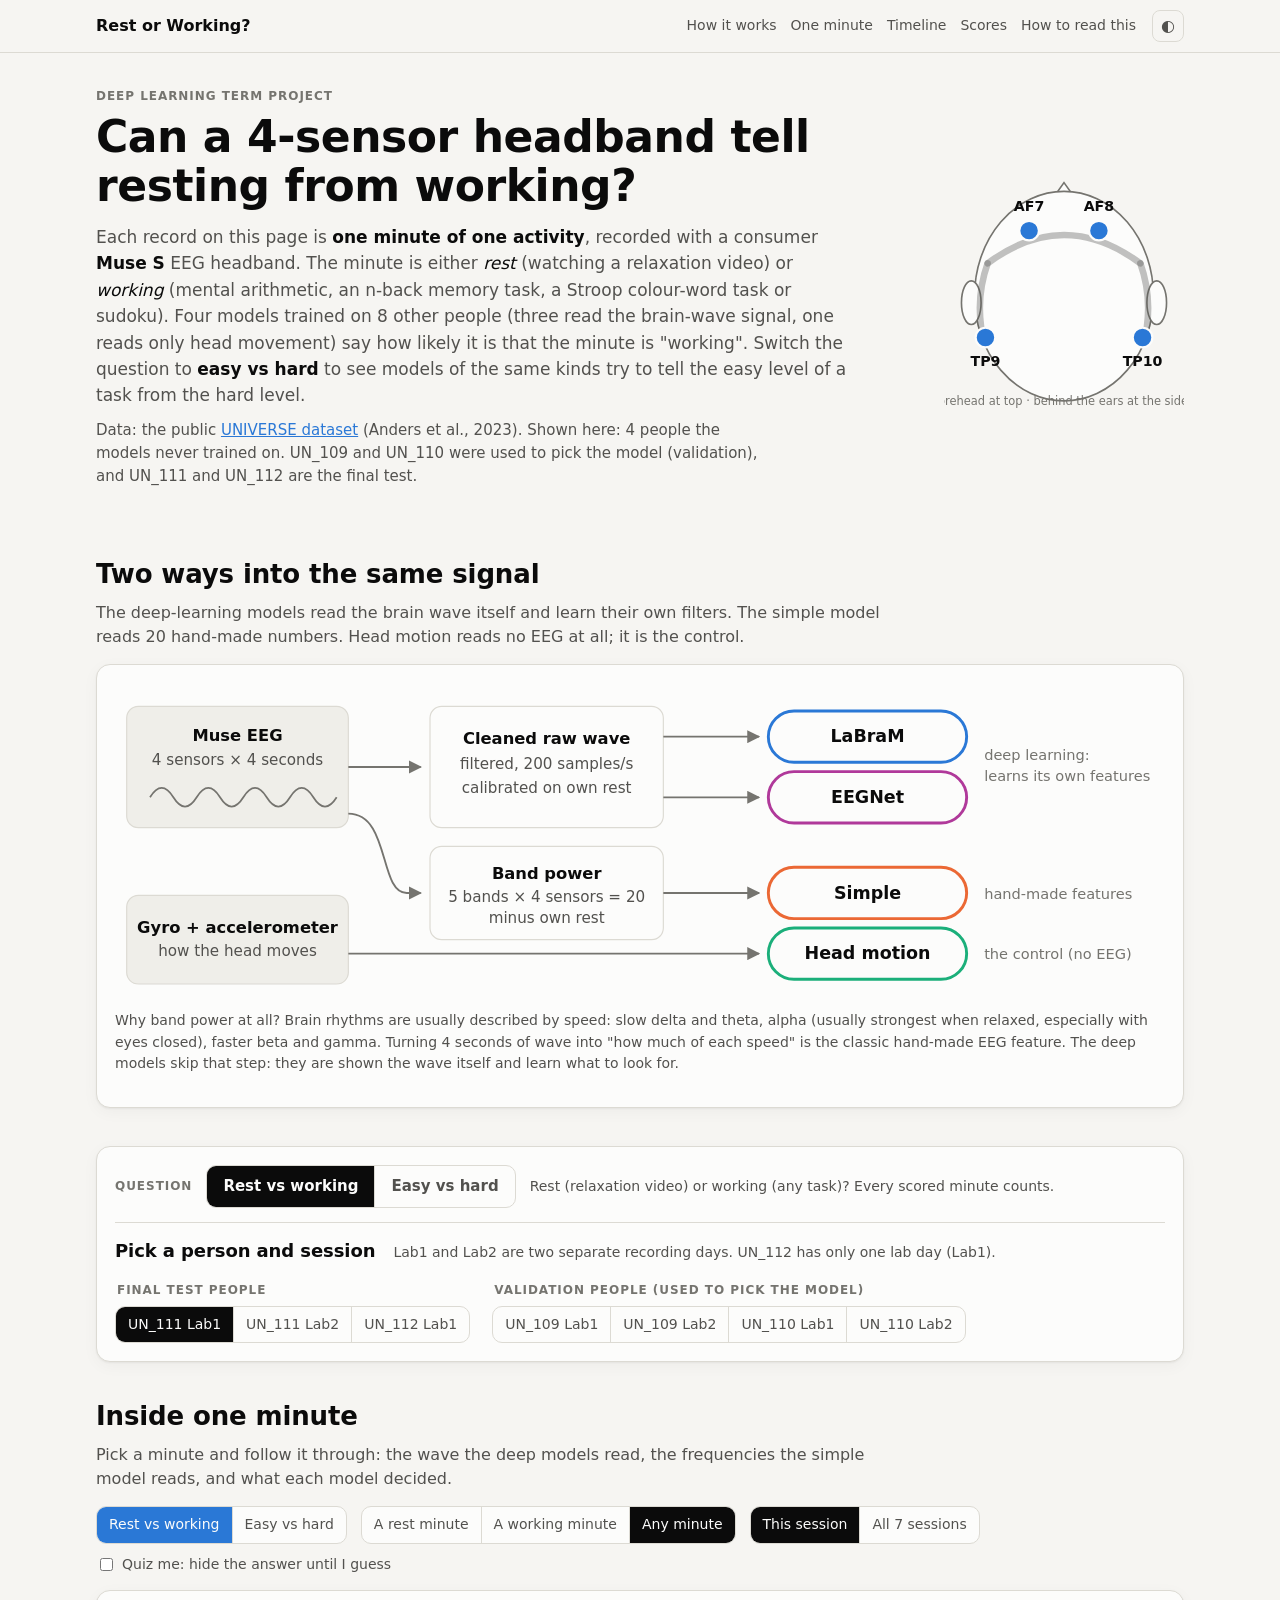
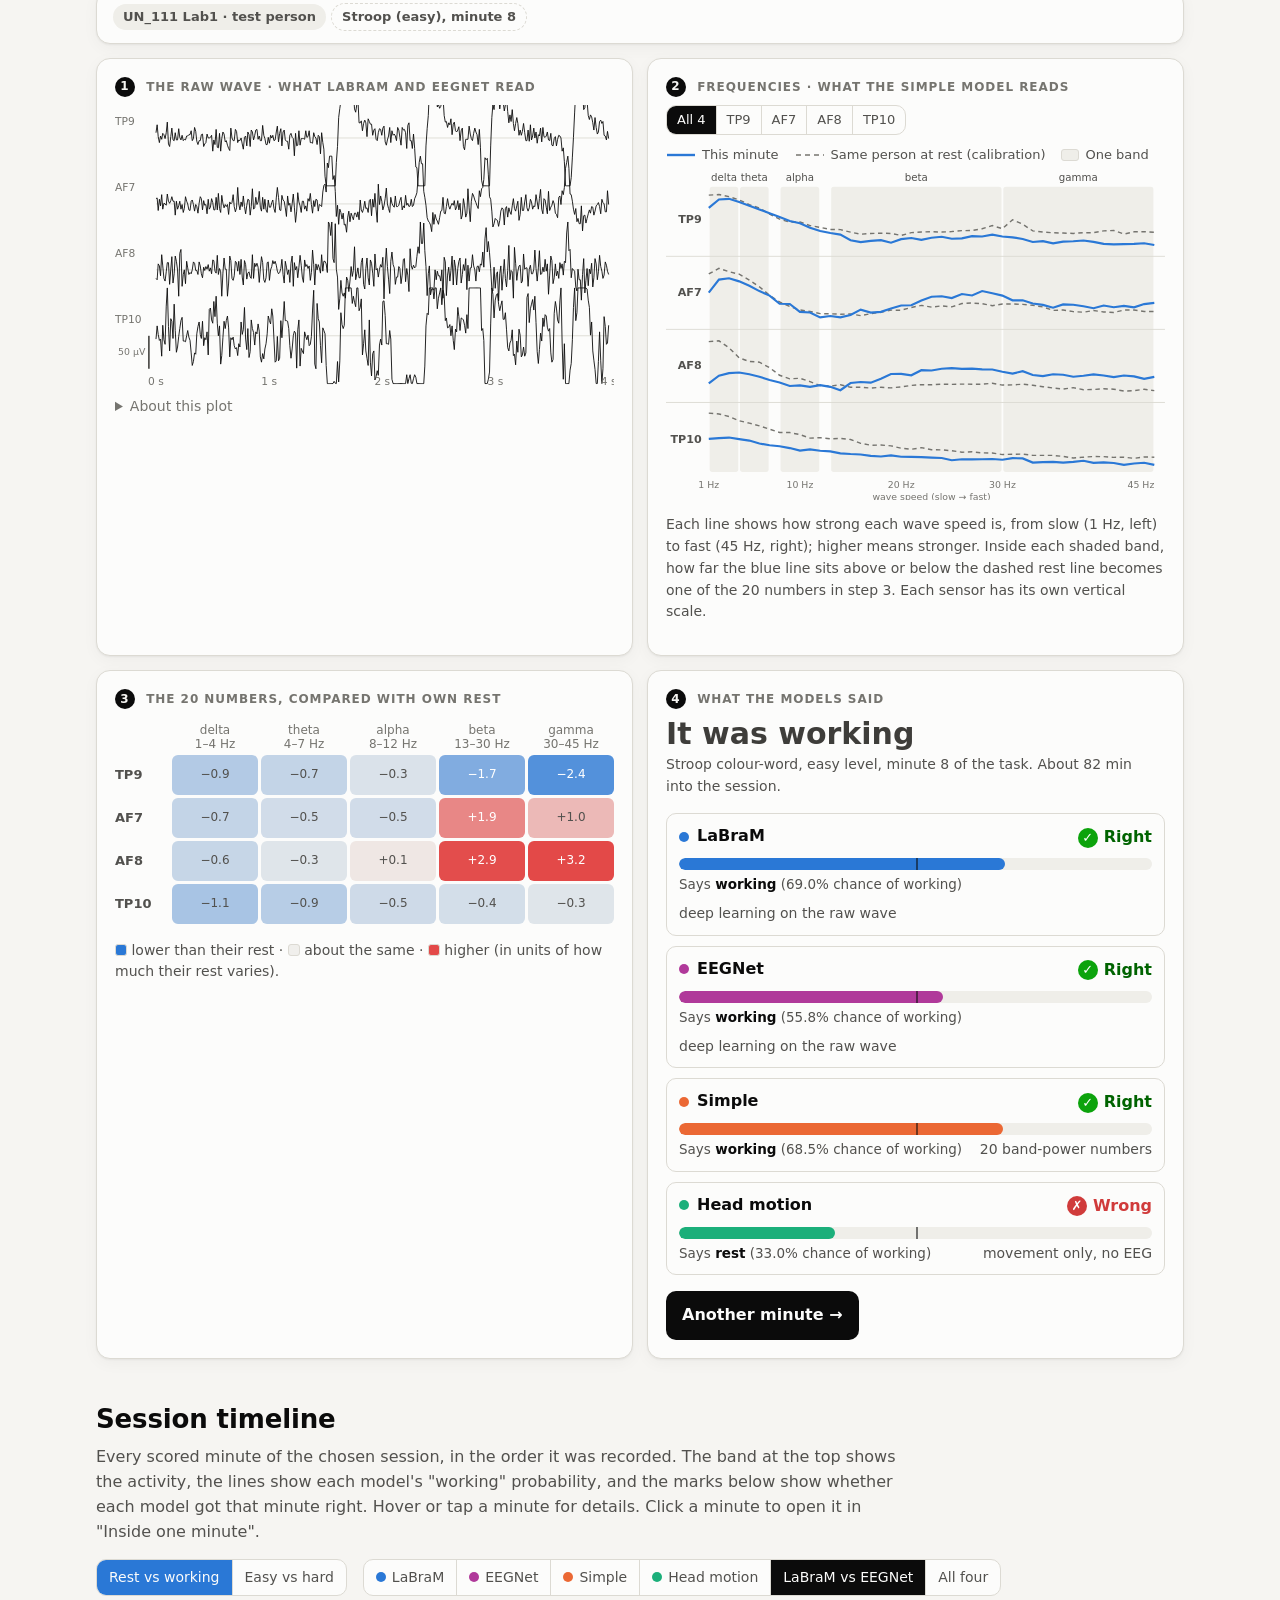
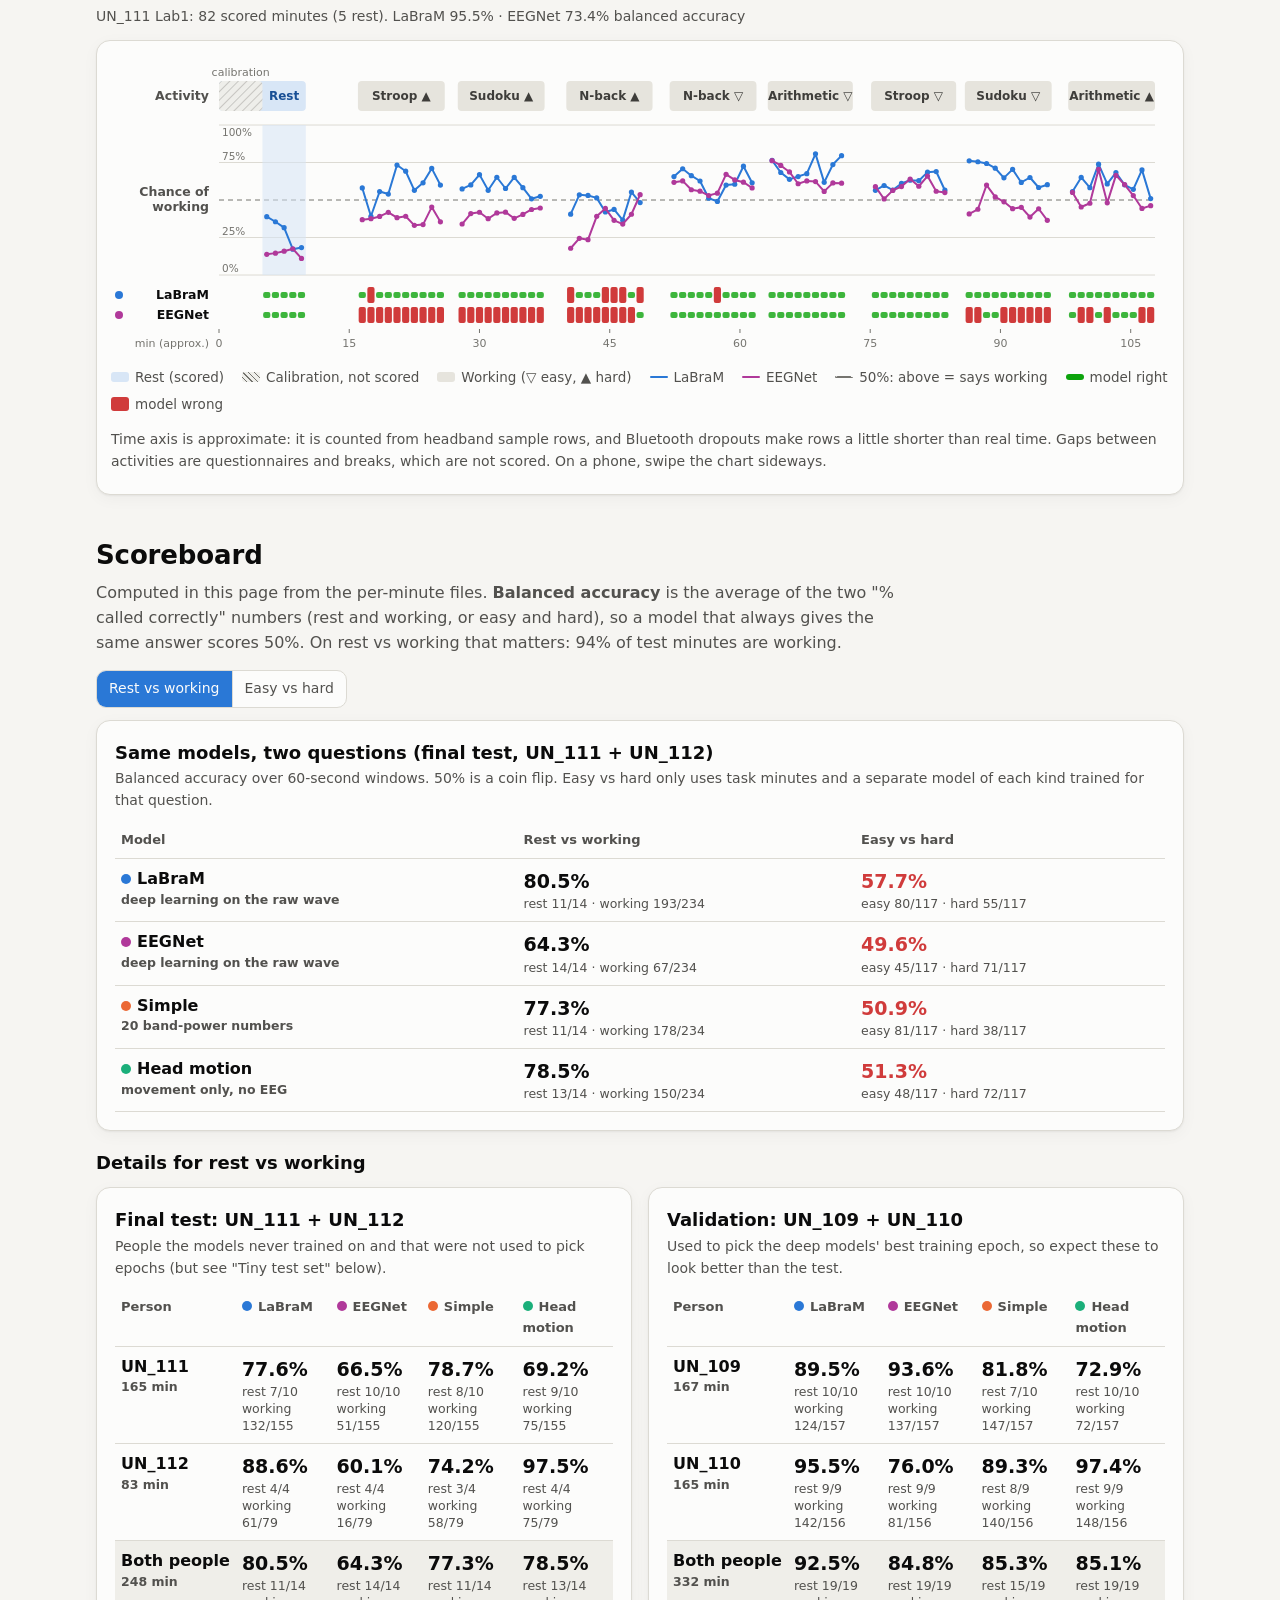
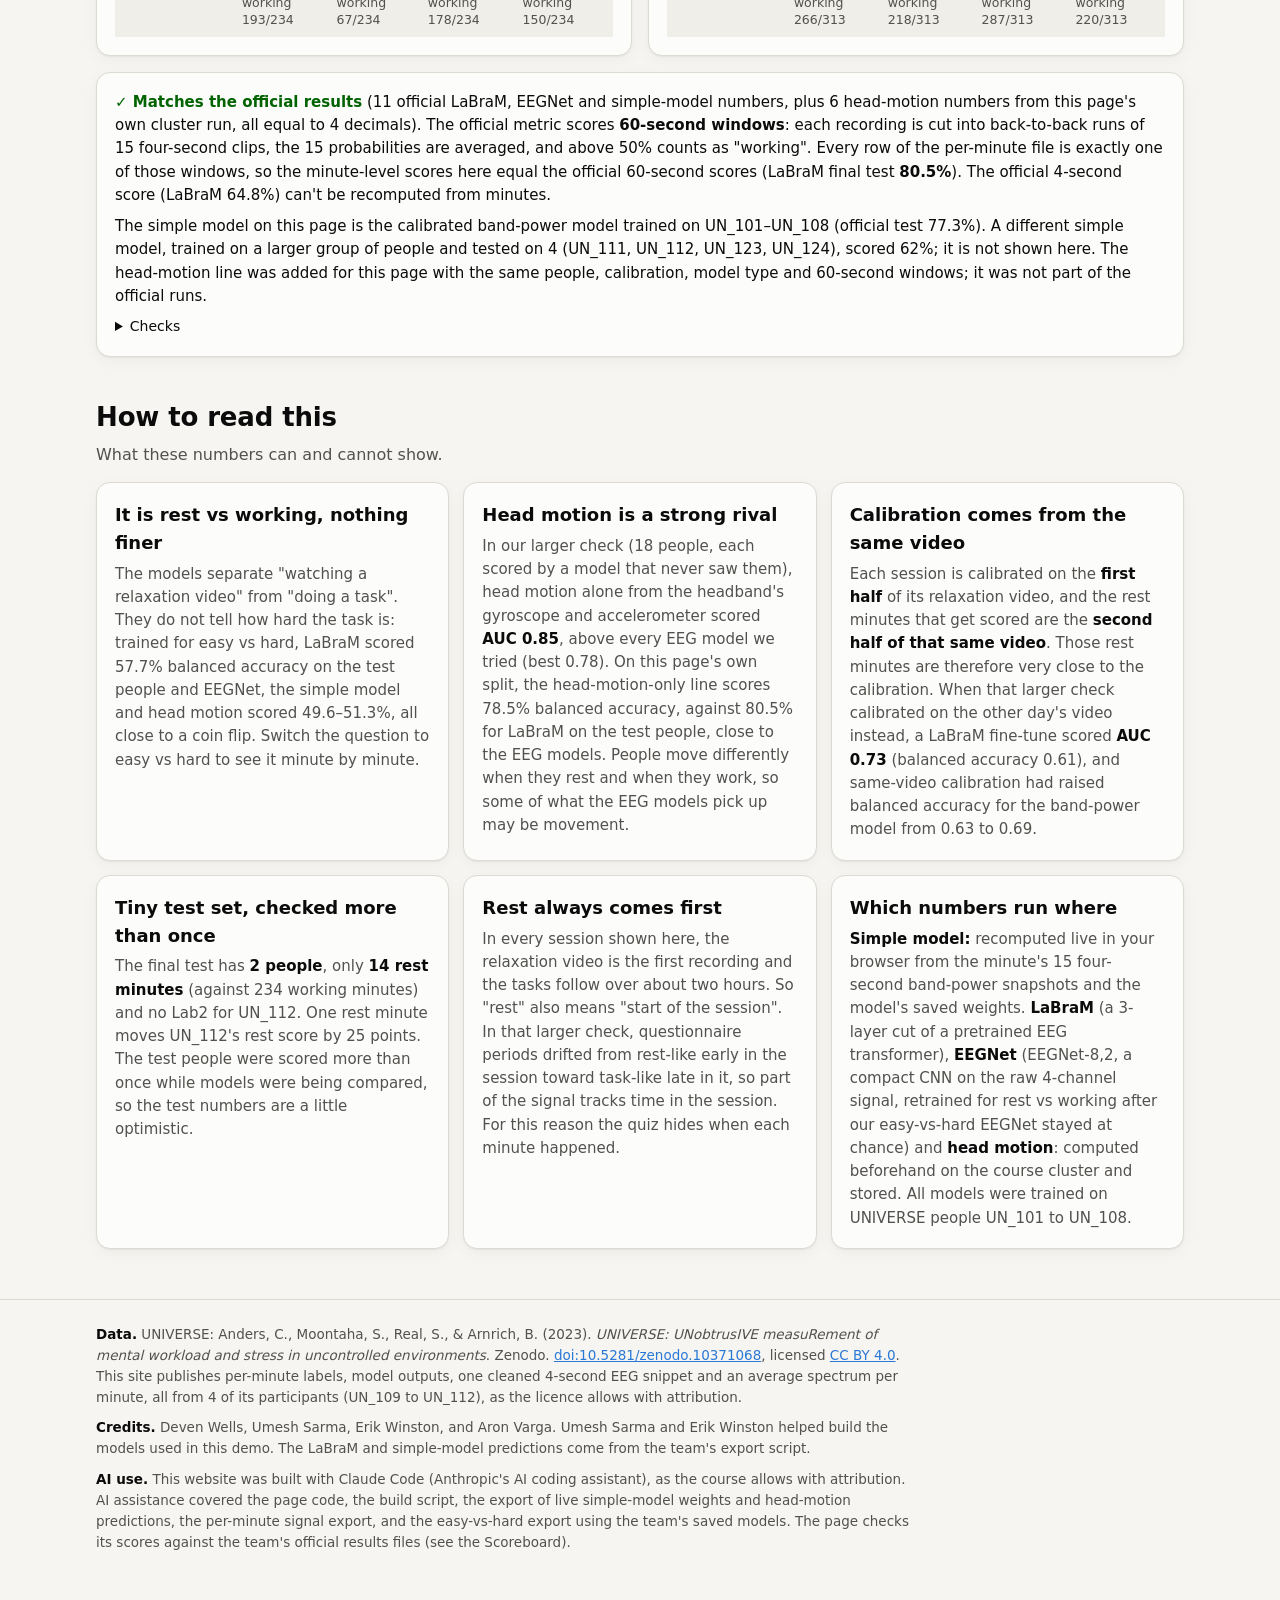
<file: docs/index.html>
<!doctype html>
<html lang="en">
<head>
<meta charset="utf-8">
<meta name="viewport" content="width=device-width, initial-scale=1">
<title>Rest or Working? EEG demo</title>
<meta name="description" content="Can a 4-sensor Muse headband tell a resting minute from a working minute? Follow one minute from raw wave to model answer.">
<link rel="stylesheet" href="style.css?v=17">
</head>
<body>
<header class="top">
  <div class="wrap top-row">
    <a class="brand" href="#">Rest or Working?</a>
    <nav>
      <a href="#how">How it works</a>
      <a href="#minute">One minute</a>
      <a href="#timeline">Timeline</a>
      <a href="#scores">Scores</a>
      <a href="#limits">How to read this</a>
    </nav>
    <button id="theme" class="ghost" aria-label="Toggle dark mode" title="Toggle dark mode">◐</button>
  </div>
</header>

<main class="wrap">
  <section class="hero">
    <div class="hero-text">
      <p class="eyebrow">Deep learning term project</p>
      <h1>Can a 4-sensor headband tell resting from working?</h1>
      <p class="lede">Each record on this page is <strong>one minute of one activity</strong>, recorded with a consumer
        <strong>Muse&nbsp;S</strong> EEG headband. The minute is either <em>rest</em> (watching a relaxation video) or
        <em>working</em> (mental arithmetic, an n-back memory task, a Stroop colour-word task or sudoku). Four models
        trained on 8 other people (three read the brain-wave signal, one reads only head movement) say how likely it is that the minute is "working".
        Switch the question to <strong>easy vs hard</strong> to see models of the same kinds try to tell the easy level of a task from the hard level.</p>
      <p class="lede small">Data: the public <a href="https://doi.org/10.5281/zenodo.10371068" target="_blank" rel="noopener">UNIVERSE dataset</a>
        (Anders et al., 2023). Shown here: 4 people the models never trained on. UN_109 and UN_110 were used to pick the model (validation),
        and UN_111 and UN_112 are the final test.</p>
    </div>
    <figure class="head-fig" aria-label="Muse S sensor positions, seen from above">
      <svg viewBox="0 0 220 230" role="img">
        <title>Muse S sensor positions seen from above: AF7 and AF8 on the forehead, TP9 and TP10 behind the ears</title>
        <path d="M110 18 l10 14 h-20 z" class="head-nose"/>
        <ellipse cx="110" cy="122" rx="82" ry="96" class="head"/>
        <ellipse cx="25" cy="128" rx="9" ry="20" class="head"/>
        <ellipse cx="195" cy="128" rx="9" ry="20" class="head"/>
        <path d="M40 92 Q110 40 180 92" class="band"/>
        <path d="M34 150 Q30 120 40 92 M186 150 Q190 120 180 92" class="band"/>
        <g class="sensor"><circle cx="78" cy="62" r="9"/><text x="78" y="44">AF7</text></g>
        <g class="sensor"><circle cx="142" cy="62" r="9"/><text x="142" y="44">AF8</text></g>
        <g class="sensor"><circle cx="38" cy="160" r="9"/><text x="38" y="186">TP9</text></g>
        <g class="sensor"><circle cx="182" cy="160" r="9"/><text x="182" y="186">TP10</text></g>
        <text x="110" y="222" class="cap">forehead at top · behind the ears at the sides</text>
      </svg>
    </figure>
  </section>

  <section id="how" class="block">
    <div class="block-head">
      <h2>Two ways into the same signal</h2>
      <p class="muted">The deep-learning models read the brain wave itself and learn their own filters. The simple model reads 20 hand-made numbers. Head motion reads no EEG at all; it is the control.</p>
    </div>
    <div class="card flow">
      <svg viewBox="0 0 900 268" role="img" aria-label="Pipeline: raw EEG goes straight into LaBraM and EEGNet; band power goes into the simple model; head motion goes into the motion-only model">
        <defs><marker id="ar" viewBox="0 0 10 10" refX="9" refY="5" markerWidth="7" markerHeight="7" orient="auto"><path d="M0 0L10 5L0 10z" class="fl-arrow"/></marker></defs>
        <g class="fl-box"><rect x="10" y="20" width="190" height="104" rx="10"/><text x="105" y="50" class="fl-t">Muse EEG</text><text x="105" y="70">4 sensors × 4 seconds</text><path d="M30 98 q10 -16 20 0 t20 0 t20 0 t20 0 t20 0 t20 0 t20 0 t20 0" class="fl-wave"/></g>
        <g class="fl-box"><rect x="10" y="182" width="190" height="76" rx="10"/><text x="105" y="214" class="fl-t">Gyro + accelerometer</text><text x="105" y="234">how the head moves</text></g>
        <g class="fl-box dim"><rect x="270" y="20" width="200" height="104" rx="10"/><text x="370" y="52" class="fl-t">Cleaned raw wave</text><text x="370" y="74">filtered, 200 samples/s</text><text x="370" y="94">calibrated on own rest</text></g>
        <g class="fl-box dim"><rect x="270" y="140" width="200" height="80" rx="10"/><text x="370" y="168" class="fl-t">Band power</text><text x="370" y="188">5 bands × 4 sensors = 20</text><text x="370" y="206">minus own rest</text></g>
        <g class="fl-model" style="--c:var(--labram)"><rect x="560" y="24" width="170" height="44" rx="22"/><text x="645" y="51">LaBraM</text></g>
        <g class="fl-model" style="--c:var(--eegnet)"><rect x="560" y="76" width="170" height="44" rx="22"/><text x="645" y="103">EEGNet</text></g>
        <g class="fl-model" style="--c:var(--simple)"><rect x="560" y="158" width="170" height="44" rx="22"/><text x="645" y="185">Simple</text></g>
        <g class="fl-model" style="--c:var(--motion)"><rect x="560" y="210" width="170" height="44" rx="22"/><text x="645" y="237">Head motion</text></g>
        <path d="M200 72 H262" class="fl-line" marker-end="url(#ar)"/>
        <path d="M200 112 C236 112 226 180 250 180 H262" class="fl-line" marker-end="url(#ar)"/>
        <path d="M470 46 H552" class="fl-line" marker-end="url(#ar)"/>
        <path d="M470 98 H552" class="fl-line" marker-end="url(#ar)"/>
        <path d="M470 180 H552" class="fl-line" marker-end="url(#ar)"/>
        <path d="M200 232 H552" class="fl-line" marker-end="url(#ar)"/>
        <g class="fl-out"><text x="745" y="66">deep learning:</text><text x="745" y="84">learns its own features</text><text x="745" y="185">hand-made features</text><text x="745" y="237">the control (no EEG)</text></g>
      </svg>
      <p class="muted small">Why band power at all? Brain rhythms are usually described by speed: slow delta and theta, alpha (usually strongest when relaxed, especially with eyes closed), faster beta and gamma. Turning 4 seconds of wave into "how much of each speed" is the classic hand-made EEG feature. The deep models skip that step: they are shown the wave itself and learn what to look for.</p>
    </div>
  </section>

  <section class="picker card" aria-label="Choose a person and session">
    <div class="qbar">
      <span class="eyebrow">Question</span>
      <div class="seg qseg big-seg" role="group" aria-label="Which question the models answer"></div>
      <p class="muted small" data-qshow="rw">Rest (relaxation video) or working (any task)? Every scored minute counts.</p>
      <p class="muted small hidden" data-qshow="eh">Easy or hard level of the same task? Only task minutes count; rest minutes are skipped.</p>
    </div>
    <div class="picker-head">
      <h2 class="h3">Pick a person and session</h2>
      <p class="muted small">Lab1 and Lab2 are two separate recording days. UN_112 has only one lab day (Lab1).</p>
    </div>
    <div id="sessionButtons" class="seg-groups"></div>
  </section>

  <section id="minute" class="block">
    <div class="block-head">
      <h2>Inside one minute</h2>
      <p class="muted">Pick a minute and follow it through: the wave the deep models read, the frequencies the simple model reads, and what each model decided.</p>
    </div>
    <div class="guess-controls">
      <div class="seg qseg" role="group" aria-label="Which question"></div>
      <div class="seg" role="group" aria-label="Which minute">
        <button data-pick="neg">A rest minute</button>
        <button data-pick="pos">A working minute</button>
        <button data-pick="any">Any minute</button>
      </div>
      <div class="seg" role="group" aria-label="Where from">
        <button data-scope="session" class="on">This session</button>
        <button data-scope="all">All 7 sessions</button>
      </div>
      <label class="quiz"><input type="checkbox" id="quiz"> Quiz me: hide the answer until I guess</label>
    </div>

    <div class="card minute-head">
      <div><span class="pill" id="mSession"></span> <span class="pill ghost-pill" id="mLabel"></span></div>
    </div>

    <div class="steps">
      <div class="card step">
        <p class="eyebrow"><span class="num">1</span> The raw wave · what LaBraM and EEGNet read</p>
        <div id="rawPlot" class="plot"></div>
        <details class="more small">
          <summary>About this plot</summary>
          <p>4 seconds from the middle of this minute, cleaned the same way as for the models (0.1–75 Hz band-pass, mains hum removed). The models score 15 of these per minute and average them.</p>
          <p>The black bar at bottom left is 50 µV. Flat-topped bursts are swings too big for the row (cut off at about ±70 µV); they are usually blinks, jaw or head movement, not brain activity.</p>
        </details>
      </div>
      <div class="card step">
        <p class="eyebrow"><span class="num">2</span> Frequencies · what the simple model reads</p>
        <div class="seg small-seg" id="specSensor" role="group" aria-label="Which sensor"></div>
        <div class="spec-legend">
          <span><svg width="30" height="10" aria-hidden="true"><line x1="1" x2="29" y1="5" y2="5" class="spec-cur"/></svg>This minute</span>
          <span><svg width="30" height="10" aria-hidden="true"><line x1="1" x2="29" y1="5" y2="5" class="spec-ref"/></svg>Same person at rest (calibration)</span>
          <span><i class="band-sw"></i>One band</span>
        </div>
        <div id="specPlot" class="plot"></div>
        <p class="muted small">Each line shows how strong each wave speed is, from slow (1 Hz, left) to fast (45 Hz, right); higher means stronger. Inside each shaded band, how far the blue line sits above or below the dashed rest line becomes one of the 20 numbers in step 3. Each sensor has its own vertical scale.</p>
      </div>
      <div class="card step">
        <p class="eyebrow"><span class="num">3</span> The 20 numbers, compared with own rest</p>
        <div id="grid" class="bandgrid" aria-label="Band power grid"></div>
        <p class="muted small"><span class="sw sw-low"></span> lower than their rest · <span class="sw sw-mid"></span> about the same · <span class="sw sw-high"></span> higher (in units of how much their rest varies).</p>
      </div>
      <div class="card step reveal" id="reveal" aria-live="polite">
        <p class="eyebrow"><span class="num">4</span> What the models said</p>
        <div class="reveal-empty hidden" id="revealEmpty">
          <p class="muted">Look at steps 1–3, then make your guess:</p>
          <div class="guess-buttons hidden" id="guessButtons">
            <button class="big rest" data-guess="neg"><span class="key">R</span> Rest</button>
            <button class="big work" data-guess="pos"><span class="key">W</span> Working</button>
          </div>
        </div>
        <div class="reveal-body" id="revealBody">
          <div class="truth-row">
            <div><p class="truth" id="truthText"></p><p class="muted small" id="truthDetail"></p></div>
            <div class="you" id="youVerdict"></div>
          </div>
          <div id="modelCards" class="model-cards"></div>
          <button class="primary" id="nextBtn">Another minute →</button>
        </div>
      </div>
    </div>
    <div class="card tally hidden" id="tally" aria-label="Running quiz score in this browser"></div>
  </section>

  <section id="timeline" class="block">
    <div class="block-head">
      <h2>Session timeline</h2>
      <p class="muted">Every scored minute of the chosen session, in the order it was recorded. The band at the top shows the activity, the lines show each model's "<span data-qtext>working</span>" probability, and the marks below show whether each model got that minute right. Hover or tap a minute for details. Click a minute to open it in "Inside one minute".</p>
    </div>
    <div class="tl-controls">
      <div class="seg qseg" role="group" aria-label="Which question"></div>
      <div class="seg" role="group" aria-label="Which model lines to show" id="modelToggle"></div>
      <span class="muted small" id="tlSummary"></span>
    </div>
    <div class="card tl-card">
      <div class="tl-scroll" id="tlScroll">
        <svg id="tl" role="img" aria-label="Session timeline"></svg>
      </div>
      <div class="tl-legend" id="tlLegend"></div>
      <p class="muted small">Time axis is approximate: it is counted from headband sample rows, and Bluetooth dropouts make rows a little shorter than real time. Gaps between activities are questionnaires and breaks, which are not scored. On a phone, swipe the chart sideways.</p>
    </div>
    <div id="tip" class="tip hidden" role="tooltip"></div>
  </section>

  <section id="scores" class="block">
    <div class="block-head">
      <h2>Scoreboard</h2>
      <p class="muted">Computed in this page from the per-minute files. <strong>Balanced accuracy</strong> is the average of the two "% called correctly" numbers (rest and working, or easy and hard), so a model that always gives the same answer scores 50%. On rest vs working that matters: 94% of test minutes are working.</p>
    </div>
    <div class="seg qseg" role="group" aria-label="Which question" style="margin-bottom:12px"></div>
    <div id="scoreTables"></div>
    <div class="card note" id="reproNote"></div>
  </section>

  <section id="limits" class="block">
    <div class="block-head">
      <h2>How to read this</h2>
      <p class="muted">What these numbers can and cannot show.</p>
    </div>
    <div class="limits">
      <article class="card lim">
        <h3 class="h3">It is rest vs working, nothing finer</h3>
        <p>The models separate "watching a relaxation video" from "doing a task". They do not tell how hard the task is: trained for easy vs hard, LaBraM scored 57.7% balanced accuracy on the test people and EEGNet, the simple model and head motion scored 49.6–51.3%, all close to a coin flip. Switch the question to easy vs hard to see it minute by minute.</p>
      </article>
      <article class="card lim">
        <h3 class="h3">Head motion is a strong rival</h3>
        <p>In our larger check (18 people, each scored by a model that never saw them), head motion alone from the headband's gyroscope and accelerometer scored <strong>AUC 0.85</strong>, above every EEG model we tried (best 0.78). On this page's own split, the head-motion-only line scores <span data-fill="motionTest"></span> on the test people, close to the EEG models. People move differently when they rest and when they work, so some of what the EEG models pick up may be movement.</p>
      </article>
      <article class="card lim">
        <h3 class="h3">Calibration comes from the same video</h3>
        <p>Each session is calibrated on the <strong>first half</strong> of its relaxation video, and the rest minutes that get scored are the <strong>second half of that same video</strong>. Those rest minutes are therefore very close to the calibration. When that larger check calibrated on the other day's video instead, a LaBraM fine-tune scored <strong>AUC 0.73</strong> (balanced accuracy 0.61), and same-video calibration had raised balanced accuracy for the band-power model from 0.63 to 0.69.</p>
      </article>
      <article class="card lim">
        <h3 class="h3">Tiny test set, checked more than once</h3>
        <p>The final test has <strong>2 people</strong>, only <strong>14 rest minutes</strong> (against 234 working minutes) and no Lab2 for UN_112. One rest minute moves UN_112's rest score by 25 points. The test people were scored more than once while models were being compared, so the test numbers are a little optimistic.</p>
      </article>
      <article class="card lim">
        <h3 class="h3">Rest always comes first</h3>
        <p>In every session shown here, the relaxation video is the first recording and the tasks follow over about two hours. So "rest" also means "start of the session". In that larger check, questionnaire periods drifted from rest-like early in the session toward task-like late in it, so part of the signal tracks time in the session. For this reason the quiz hides when each minute happened.</p>
      </article>
      <article class="card lim">
        <h3 class="h3">Which numbers run where</h3>
        <p><strong>Simple model:</strong> recomputed live in your browser from the minute's 15 four-second band-power snapshots and the model's saved weights. <strong>LaBraM</strong> (a 3-layer cut of a pretrained EEG transformer), <strong>EEGNet</strong> (EEGNet-8,2, a compact CNN on the raw 4-channel signal, retrained for rest vs working after our easy-vs-hard EEGNet stayed at chance) and <strong>head motion</strong>: computed beforehand on the course cluster and stored. All models were trained on UNIVERSE people UN_101 to UN_108.</p>
      </article>
    </div>
  </section>
</main>

<footer class="foot">
  <div class="wrap">
    <p><strong>Data.</strong> UNIVERSE: Anders, C., Moontaha, S., Real, S., &amp; Arnrich, B. (2023). <em>UNIVERSE: UNobtrusIVE measuRement of mental workload and stress in uncontrolled environments</em>. Zenodo. <a href="https://doi.org/10.5281/zenodo.10371068" target="_blank" rel="noopener">doi:10.5281/zenodo.10371068</a>, licensed <a href="https://creativecommons.org/licenses/by/4.0/" target="_blank" rel="noopener">CC BY 4.0</a>. This site publishes per-minute labels, model outputs, one cleaned 4-second EEG snippet and an average spectrum per minute, all from 4 of its participants (UN_109 to UN_112), as the licence allows with attribution.</p>
    <p><strong>Credits.</strong> Deven Wells, Umesh Sarma, Erik Winston, and Aron Varga. Umesh Sarma and Erik Winston helped build the models used in this demo. The LaBraM and simple-model predictions come from the team's export script.</p>
    <p><strong>AI use.</strong> This website was built with Claude Code (Anthropic's AI coding assistant), as the course allows with attribution. AI assistance covered the page code, the build script, the export of live simple-model weights and head-motion predictions, the per-minute signal export, and the easy-vs-hard export using the team's saved models. The page checks its scores against the team's official results files (see the Scoreboard).</p>
  </div>
</footer>

<div class="guess-dock hidden" id="guessDock" role="group" aria-label="Your guess">
  <span class="dock-q">Your guess?</span>
  <button class="big rest" data-guess="neg"><span class="key">R</span> Rest</button>
  <button class="big work" data-guess="pos"><span class="key">W</span> Working</button>
</div>
<script src="app.js?v=17"></script>
</body>
</html>
</file>
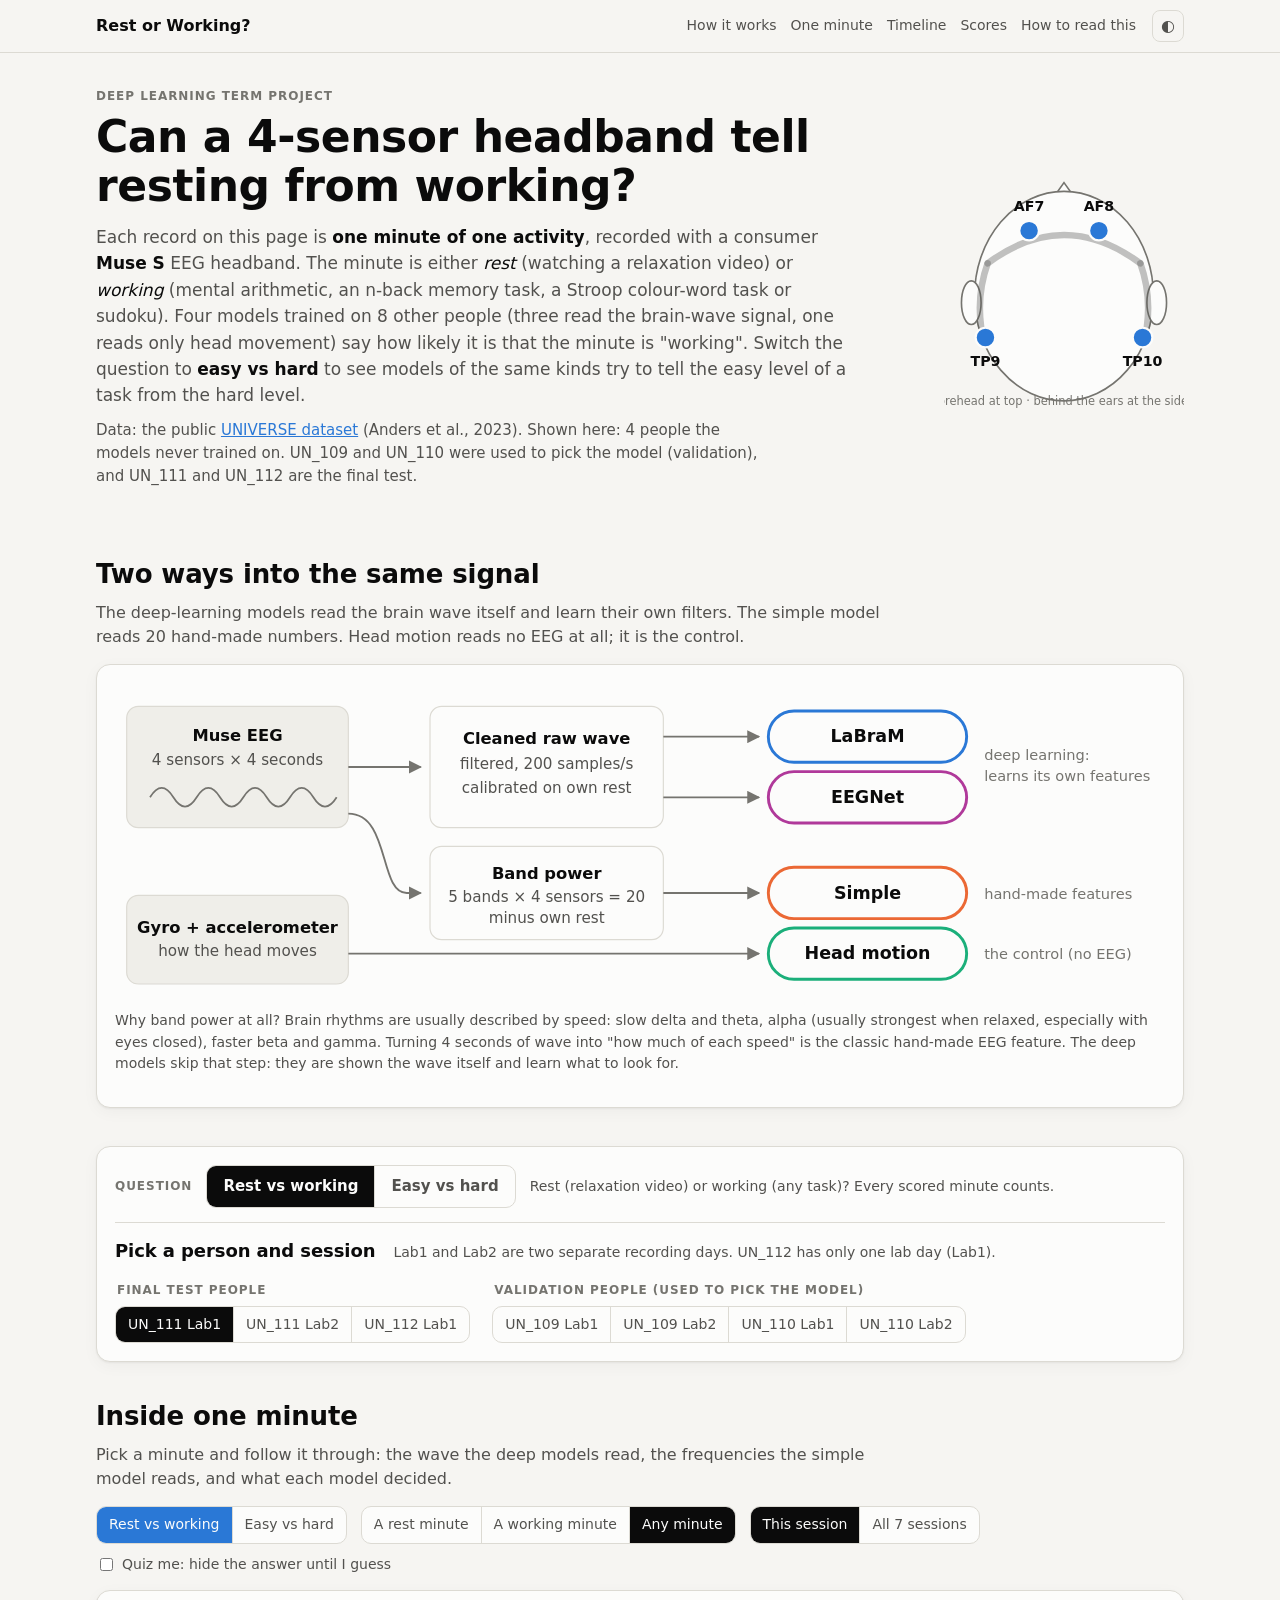
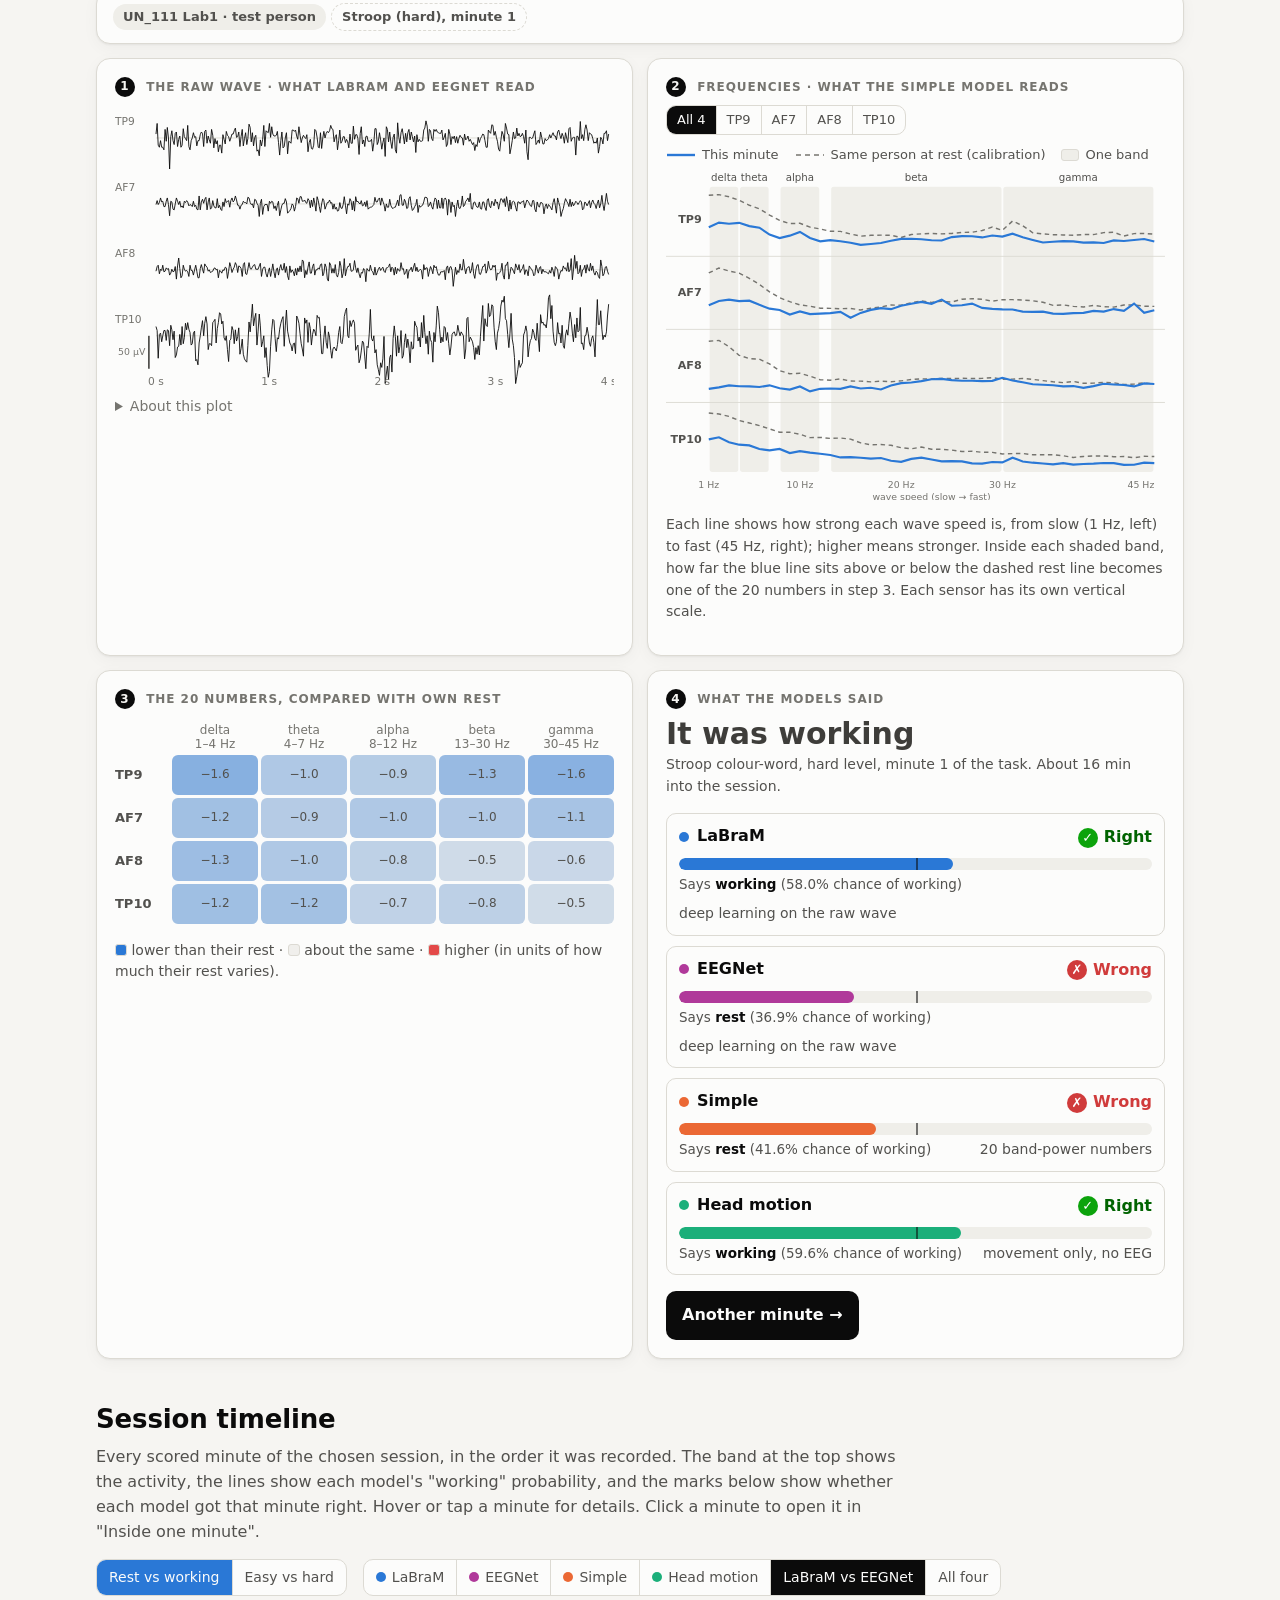
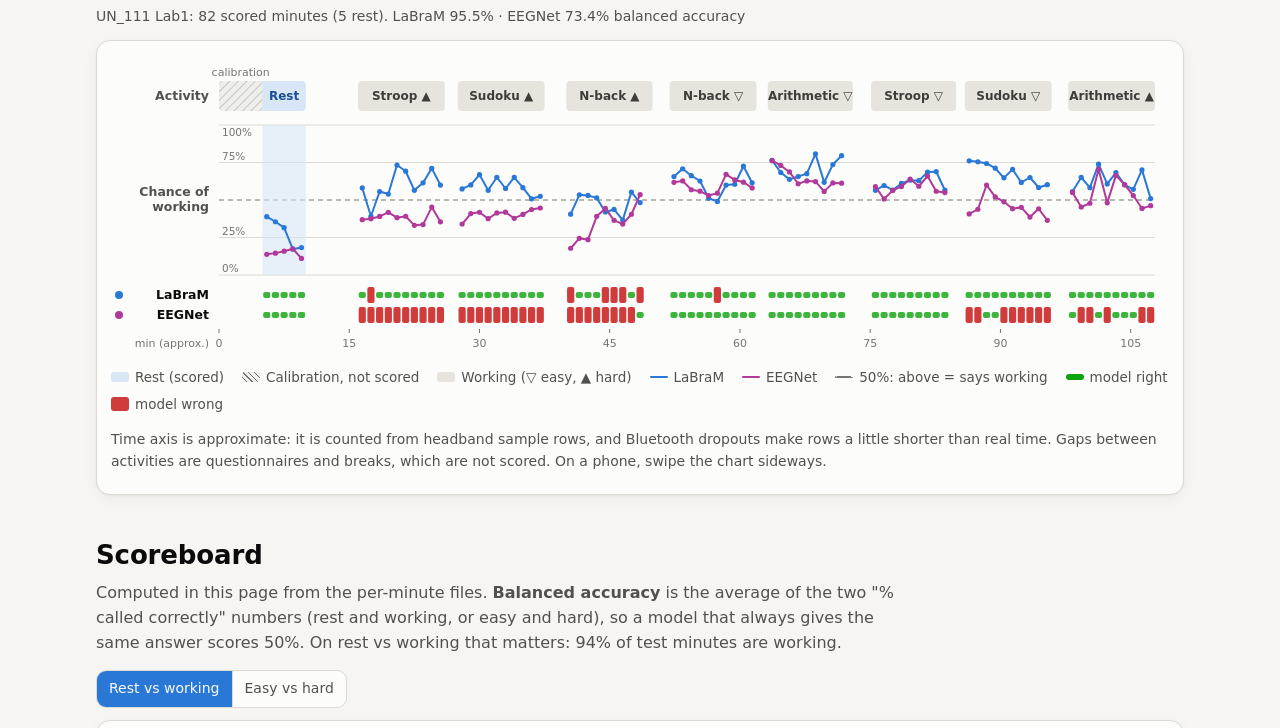
<file: docs/v2/index.html>
<!doctype html>
<html lang="en"><head><meta charset="utf-8"><title>Rest or Working? EEG demo</title>
<meta http-equiv="refresh" content="0; url=../"><link rel="canonical" href="../"></head>
<body><p>The demo moved to <a href="../">the main page</a>.</p></body></html>
</file>
<file: docs/style.css>
:root {
  color-scheme: light;
  --bg: #f6f5f2;
  --surface: #fcfcfb;
  --surface-2: #efeee9;
  --line: #dcdad3;
  --ink: #0b0b0b;
  --ink-2: #52514e;
  --ink-3: #75746f;
  --accent: #2a78d6;
  --labram: #2a78d6;
  --eegnet: #b0399a;
  --simple: #eb6834;
  --motion: #1baf7a;
  --good: #0ca30c;
  --good-ink: #006300;
  --bad: #d03b3b;
  --rest-band: #d8e6f6;
  --rest-ink: #184f95;
  --work-band: #e6e4dd;
  --work-ink: #3e3d3a;
  --cal-band: #eeeeea;
  --div-lo: #2a78d6;
  --div-mid: #f0efec;
  --div-hi: #e34948;
  --shadow: 0 1px 2px rgba(0,0,0,.05), 0 4px 16px rgba(0,0,0,.04);
}
@media (prefers-color-scheme: dark) {
  :root:not([data-theme="light"]) {
    color-scheme: dark;
    --bg: #121211; --surface: #1a1a19; --surface-2: #232321; --line: #34342f;
    --ink: #f0efec; --ink-2: #c3c2b7; --ink-3: #9a998f; --accent: #3987e5;
    --labram: #3987e5; --eegnet: #d364c0; --simple: #d95926; --motion: #199e70;
    --good: #0ca30c; --good-ink: #5fd35f; --bad: #e66767;
    --rest-band: #1d3553; --rest-ink: #9ec5f4; --work-band: #2c2c29; --work-ink: #d6d5cc; --cal-band: #20201e;
    --div-lo: #3987e5; --div-mid: #383835; --div-hi: #e66767;
    --shadow: none;
  }
}
:root[data-theme="dark"] {
  color-scheme: dark;
  --bg: #121211; --surface: #1a1a19; --surface-2: #232321; --line: #34342f;
  --ink: #f0efec; --ink-2: #c3c2b7; --ink-3: #9a998f; --accent: #3987e5;
  --labram: #3987e5; --eegnet: #d364c0; --simple: #d95926; --motion: #199e70;
  --good: #0ca30c; --good-ink: #5fd35f; --bad: #e66767;
  --rest-band: #1d3553; --rest-ink: #9ec5f4; --work-band: #2c2c29; --work-ink: #d6d5cc; --cal-band: #20201e;
  --div-lo: #3987e5; --div-mid: #383835; --div-hi: #e66767;
  --shadow: none;
}

* { box-sizing: border-box; }
html { scroll-behavior: smooth; scroll-padding-top: 64px; }
body {
  margin: 0; background: var(--bg); color: var(--ink);
  font: 16px/1.55 system-ui, -apple-system, "Segoe UI", Roboto, "Helvetica Neue", Arial, sans-serif;
  -webkit-font-smoothing: antialiased;
}
a { color: var(--accent); }
.wrap { max-width: 1120px; margin: 0 auto; padding: 0 16px; }
.hidden { display: none !important; }
.muted { color: var(--ink-2); }
.small { font-size: 14px; }
.center { text-align: center; }
h1 { font-size: clamp(28px, 4.4vw, 44px); line-height: 1.12; margin: 6px 0 14px; letter-spacing: -0.01em; }
h2 { font-size: 26px; margin: 0 0 6px; letter-spacing: -0.005em; }
.h3 { font-size: 18px; margin: 0 0 6px; }
.tight { margin-top: 10px; }
.eyebrow { text-transform: uppercase; letter-spacing: .08em; font-size: 12px; color: var(--ink-3); margin: 0; font-weight: 600; }

/* header */
.top { position: sticky; top: 0; z-index: 20; background: color-mix(in srgb, var(--bg) 88%, transparent); backdrop-filter: blur(8px); border-bottom: 1px solid var(--line); }
.top-row { display: flex; align-items: center; gap: 16px; height: 52px; }
.brand { font-weight: 700; color: var(--ink); text-decoration: none; white-space: nowrap; }
.top nav { display: flex; gap: 14px; margin-left: auto; overflow-x: auto; scrollbar-width: none; }
.top nav a { color: var(--ink-2); text-decoration: none; font-size: 14px; white-space: nowrap; }
.top nav a:hover { color: var(--ink); }
button { font: inherit; cursor: pointer; }
.ghost { background: none; border: 1px solid var(--line); color: var(--ink-2); border-radius: 8px; height: 32px; width: 32px; }

/* hero */
.hero { display: grid; grid-template-columns: 1fr 240px; gap: 28px; align-items: center; padding: 34px 0 22px; }
.lede { font-size: 17px; color: var(--ink-2); max-width: 70ch; margin: 0 0 10px; }
.lede strong, .lede em { color: var(--ink); }
.lede.small { font-size: 15px; }
.head-fig { margin: 0; }
.head-fig svg { width: 100%; height: auto; }
.head { fill: var(--surface); stroke: var(--ink-3); stroke-width: 1.5; }
.head-nose { fill: var(--surface); stroke: var(--ink-3); stroke-width: 1.5; }
.band { fill: none; stroke: var(--ink-2); stroke-width: 6; stroke-linecap: round; opacity: .35; }
.sensor circle { fill: var(--accent); stroke: var(--surface); stroke-width: 2; }
.sensor text { font-size: 13px; font-weight: 700; fill: var(--ink); text-anchor: middle; }
.cap { font-size: 10.5px; fill: var(--ink-3); text-anchor: middle; }

/* cards & blocks */
.card { background: var(--surface); border: 1px solid var(--line); border-radius: 14px; padding: 18px; box-shadow: var(--shadow); }
.block { padding: 34px 0 6px; }
.block-head { margin-bottom: 14px; }
.block-head p { margin: 0; max-width: 80ch; }

/* segmented buttons */
.seg { display: inline-flex; flex-wrap: wrap; gap: 0; border: 1px solid var(--line); border-radius: 10px; overflow: hidden; background: var(--surface); }
.seg button { border: 0; background: none; padding: 7px 12px; color: var(--ink-2); font-size: 14px; border-right: 1px solid var(--line); }
.seg button:last-child { border-right: 0; }
.seg button.on { background: var(--ink); color: var(--surface); }
.seg button:focus-visible, .big:focus-visible, .primary:focus-visible { outline: 3px solid var(--accent); outline-offset: 2px; }

.picker { margin-top: 6px; }
.picker-head { display: flex; flex-wrap: wrap; gap: 4px 18px; align-items: baseline; margin-bottom: 10px; }
.picker-head p { margin: 0; }
.seg-groups { display: flex; flex-wrap: wrap; gap: 14px 22px; }
.seg-group { display: flex; flex-direction: column; gap: 6px; }
.seg-group .eyebrow { margin-left: 2px; }

/* guess */
.guess-controls { display: flex; flex-wrap: wrap; gap: 10px 14px; align-items: center; margin-bottom: 14px; }
.guess-grid { display: grid; grid-template-columns: minmax(0, 1fr) minmax(0, 1fr); gap: 16px; }
.mystery-top { display: flex; gap: 8px; flex-wrap: wrap; }
.pill { display: inline-block; font-size: 13px; padding: 3px 10px; border-radius: 999px; background: var(--surface-2); color: var(--ink-2); font-weight: 600; }
.ghost-pill { background: none; border: 1px dashed var(--line); }
.sw { display: inline-block; width: 12px; height: 12px; border-radius: 3px; vertical-align: -1px; border: 1px solid var(--line); }
.sw-low { background: var(--div-lo); } .sw-mid { background: var(--div-mid); } .sw-high { background: var(--div-hi); }

.bandgrid { display: grid; grid-template-columns: 54px repeat(5, minmax(0, 1fr)); gap: 3px; margin: 14px 0 16px; }
.bandgrid .hd { font-size: 12px; color: var(--ink-3); text-align: center; align-self: end; line-height: 1.2; }
.bandgrid .rl { font-size: 13px; font-weight: 700; color: var(--ink-2); align-self: center; }
.bandgrid .cell { height: 40px; border-radius: 6px; display: flex; align-items: center; justify-content: center; font-size: 12px; font-variant-numeric: tabular-nums; }

.guess-buttons { display: grid; grid-template-columns: 1fr 1fr; gap: 10px; }
.big { border-radius: 12px; padding: 14px 10px; font-size: 19px; font-weight: 700; border: 2px solid var(--line); background: var(--surface); color: var(--ink); }
.big.rest { border-color: var(--rest-ink); color: var(--rest-ink); }
.big.work { border-color: var(--work-ink); color: var(--work-ink); }
.big:hover:not(:disabled) { background: var(--surface-2); }
.big:disabled { opacity: .45; cursor: default; }
.big.chosen { opacity: 1; background: var(--surface-2); box-shadow: inset 0 0 0 2px currentColor; }
.key { display: inline-block; font-size: 12px; border: 1px solid currentColor; border-radius: 4px; padding: 0 5px; margin-right: 6px; vertical-align: 2px; opacity: .7; }

.reveal { display: flex; flex-direction: column; }
.reveal-empty { flex: 1; display: flex; align-items: center; justify-content: center; min-height: 220px; border: 1px dashed var(--line); border-radius: 10px; }
.truth-row { display: flex; justify-content: space-between; gap: 12px; align-items: flex-start; }
.truth { font-size: 30px; font-weight: 800; margin: 0; line-height: 1.1; }
.truth.rest { color: var(--rest-ink); } .truth.work { color: var(--work-ink); }
.truth-row .muted { margin: 4px 0 0; }
.you { text-align: right; font-weight: 700; font-size: 15px; white-space: nowrap; }
.verdict { display: inline-flex; align-items: center; gap: 6px; font-weight: 700; }
.verdict.ok { color: var(--good-ink); } .verdict.no { color: var(--bad); }
.verdict .ic { display: inline-flex; align-items: center; justify-content: center; width: 20px; height: 20px; border-radius: 50%; color: #fff; font-size: 13px; }
.verdict.ok .ic { background: var(--good); } .verdict.no .ic { background: var(--bad); }

.model-cards { display: grid; gap: 10px; margin: 16px 0; }
.mc { border: 1px solid var(--line); border-radius: 10px; padding: 10px 12px; }
.mc-top { display: flex; justify-content: space-between; align-items: baseline; gap: 8px; flex-wrap: wrap; }
.mc-name { font-weight: 700; display: inline-flex; align-items: center; gap: 8px; }
.mc-name .dot { width: 10px; height: 10px; border-radius: 50%; }
.badge { font-size: 11.5px; font-weight: 600; border-radius: 999px; padding: 1px 8px; border: 1px solid var(--line); color: var(--ink-2); }
.badge.live { border-color: var(--simple); }
.pbar { position: relative; height: 12px; background: var(--surface-2); border-radius: 6px; margin: 8px 0 4px; overflow: hidden; }
.pbar .fill { position: absolute; left: 0; top: 0; bottom: 0; border-radius: 6px; transition: width .6s ease; }
.pbar .mid { position: absolute; left: 50%; top: -2px; bottom: -2px; width: 2px; background: var(--ink); opacity: .55; }
.mc-foot { display: flex; justify-content: space-between; font-size: 13.5px; color: var(--ink-2); gap: 8px; flex-wrap: wrap; }
.mc-foot b { color: var(--ink); font-variant-numeric: tabular-nums; }
.clips { display: grid; grid-template-columns: repeat(15, 1fr); gap: 2px; height: 30px; align-items: end; margin-top: 8px; }
.clips i { display: block; background: var(--simple); border-radius: 2px 2px 0 0; height: 0; transition: height .25s ease; }
.clips-cap { font-size: 12px; color: var(--ink-3); margin-top: 3px; }
.primary { background: var(--ink); color: var(--surface); border: 0; border-radius: 10px; padding: 12px 16px; font-weight: 700; font-size: 16px; margin-top: auto; }

.tally { margin-top: 16px; display: flex; flex-wrap: wrap; gap: 10px 26px; align-items: center; }
.tally .t { display: flex; align-items: baseline; gap: 8px; }
.tally .t b { font-size: 22px; font-variant-numeric: tabular-nums; }
.tally .t span { color: var(--ink-2); font-size: 14px; }
.tally .reset { margin-left: auto; background: none; border: 1px solid var(--line); border-radius: 8px; padding: 5px 10px; color: var(--ink-2); font-size: 13px; }

/* timeline */
.tl-controls { display: flex; flex-wrap: wrap; align-items: center; gap: 10px 16px; margin-bottom: 12px; }
.chip-dot { display: inline-block; width: 10px; height: 10px; border-radius: 50%; margin-right: 6px; vertical-align: 0; }
.tl-card { padding: 14px 14px 8px; }
.tl-scroll { overflow-x: auto; -webkit-overflow-scrolling: touch; }
#tl { display: block; min-width: 760px; width: 100%; }
#tl text { font-family: inherit; }
.tl-legend { display: flex; flex-wrap: wrap; gap: 6px 18px; font-size: 13.5px; color: var(--ink-2); margin: 8px 0 4px; }
.lg { display: inline-flex; align-items: center; gap: 6px; }
.lg i { display: inline-block; width: 18px; height: 10px; border-radius: 3px; }
.lg .ln { height: 2px; border-radius: 1px; }
.tip { position: fixed; z-index: 50; pointer-events: none; background: var(--surface); color: var(--ink); border: 1px solid var(--line); border-radius: 10px; padding: 10px 12px; font-size: 13.5px; box-shadow: 0 6px 24px rgba(0,0,0,.14); min-width: 210px; max-width: 280px; }
.tip h4 { margin: 0 0 4px; font-size: 14px; }
.tip .row { display: flex; justify-content: space-between; gap: 10px; }
.tip .row b { font-variant-numeric: tabular-nums; }

/* scores */
.score-wrap { display: grid; grid-template-columns: 1fr 1fr; gap: 16px; }
.score-card h3 { margin-bottom: 2px; }
table.sc { width: 100%; border-collapse: collapse; margin-top: 10px; font-variant-numeric: tabular-nums; }
.sc th, .sc td { text-align: left; padding: 8px 6px; border-bottom: 1px solid var(--line); vertical-align: top; }
.sc th { font-size: 13px; color: var(--ink-2); font-weight: 600; }
.sc td.who { font-weight: 700; white-space: nowrap; }
.sc tr.all td { border-bottom: 0; background: var(--surface-2); }
.sc .ba { font-size: 19px; font-weight: 700; }
.sc .sub { font-size: 12.5px; color: var(--ink-2); display: block; line-height: 1.35; }
.note { margin-top: 16px; font-size: 15px; }
.note p { margin: 0 0 8px; }
.note p:last-child { margin: 0; }
.check { font-weight: 700; color: var(--good-ink); }
.check.bad { color: var(--bad); }

/* limits */
.limits { display: grid; grid-template-columns: repeat(3, minmax(0, 1fr)); gap: 14px; }
.lim p { margin: 0; color: var(--ink-2); font-size: 15px; }
.lim p strong { color: var(--ink); }

.foot { margin-top: 44px; border-top: 1px solid var(--line); padding: 24px 0 40px; font-size: 13.5px; color: var(--ink-2); }
.foot p { max-width: 95ch; margin: 0 0 10px; }
.foot strong { color: var(--ink); }

@media (max-width: 900px) {
  .limits { grid-template-columns: 1fr 1fr; }
  .score-wrap { grid-template-columns: 1fr; }
}
@media (max-width: 720px) {
  .hero { grid-template-columns: 1fr; padding-top: 22px; }
  .head-fig { max-width: 220px; margin: 0 auto; }
  .guess-grid { grid-template-columns: 1fr; }
  .limits { grid-template-columns: 1fr; }
  .top nav { display: none; }
  .top-row { justify-content: space-between; }
  .bandgrid { grid-template-columns: 44px repeat(5, minmax(0, 1fr)); }
  .bandgrid .cell { height: 34px; font-size: 11px; }
}
@media (prefers-reduced-motion: reduce) {
  html { scroll-behavior: auto; }
  .pbar .fill, .clips i { transition: none; }
}

/* ---------- pipeline diagram + inside one minute */
.flow svg { width: 100%; height: auto; display: block; }
.fl-box rect { fill: var(--surface-2); stroke: var(--line); }
.fl-box.dim rect { fill: var(--surface); }
.fl-box text, .fl-out text { font-size: 13px; fill: var(--ink-2); text-anchor: middle; }
.fl-out text { text-anchor: start; fill: var(--ink-3); font-size: 12.5px; }
.fl-t { font-weight: 700; fill: var(--ink) !important; font-size: 14px !important; }
.fl-wave { fill: none; stroke: var(--ink-3); stroke-width: 1.5; }
.fl-model rect { fill: var(--surface); stroke: var(--c); stroke-width: 2.5; }
.fl-model text { font-size: 15px; font-weight: 700; fill: var(--ink); text-anchor: middle; }
.fl-line { fill: none; stroke: var(--ink-3); stroke-width: 1.6; }
.fl-arrow { fill: var(--ink-3); }
.minute-head { display: flex; flex-wrap: wrap; gap: 12px; align-items: center; justify-content: space-between; margin-bottom: 14px; padding: 12px 16px; }
.minute-head .guess-buttons { display: flex; gap: 8px; align-items: center; margin: 0; }
.minute-head .guess-buttons.hidden { display: none; }
.quiz { display: inline-flex; gap: 6px; align-items: center; font-size: 14px; color: var(--ink-2); cursor: pointer; }
.steps { display: grid; grid-template-columns: repeat(2, minmax(0, 1fr)); gap: 14px; }
@media (max-width: 860px) { .steps { grid-template-columns: 1fr; } }
.step .eyebrow { margin-bottom: 8px; }
.num { display: inline-grid; place-items: center; width: 20px; height: 20px; border-radius: 50%; background: var(--ink); color: var(--bg); font-size: 12px; margin-right: 6px; }
.plot svg { width: 100%; height: auto; display: block; }
.rawsvg .trace { fill: none; stroke: var(--ink); stroke-width: 1; }
.rawsvg .zero { stroke: var(--line); }
.rawsvg .sbar { stroke: var(--ink-2); stroke-width: 2; }
.ax { font-size: 12px; fill: var(--ink-3); }
.ax.mid { text-anchor: middle; }
.ax.end { text-anchor: end; font-size: 10.5px; }
.ax.small { font-size: 10.5px; }
.bandbg { fill: var(--surface-2); }
.spec-ref { fill: none; stroke: var(--ink-3); stroke-width: 1.6; stroke-dasharray: 5 4; }
.spec-cur { fill: none; stroke: var(--accent); stroke-width: 2.4; }
.small-seg button { padding: 4px 10px; font-size: 13px; }
.mc-foot { display: flex; justify-content: space-between; gap: 8px; flex-wrap: wrap; }
.hidden { display: none !important; }

/* question switch */
.qbar { display: flex; flex-wrap: wrap; align-items: center; gap: 8px 14px; padding-bottom: 14px; margin-bottom: 14px; border-bottom: 1px solid var(--line); }
.qbar p { margin: 0; }
.big-seg button { padding: 9px 16px; font-size: 15px; font-weight: 600; }
.guess-controls .qseg button.on, .tl-controls .qseg button.on, #scores .qseg button.on { background: var(--accent); }
.both-q { margin-bottom: 18px; }
.both-q .sc td .sub { display: block; }
.ba.coin { color: var(--bad); }
.score-sub { margin: 6px 0 10px; }
#reproNote code { overflow-wrap: anywhere; }

/* spectrum legend + stacked rows */
.spec-legend { display: flex; flex-wrap: wrap; gap: 6px 16px; margin: 10px 0 4px; font-size: 13px; color: var(--ink-2); }
.spec-legend span { display: inline-flex; align-items: center; gap: 6px; }
.spec-legend .band-sw { display: inline-block; width: 18px; height: 12px; border-radius: 3px; background: var(--surface-2); border: 1px solid var(--line); }
.specsvg .row-sep { stroke: var(--line); stroke-width: 1; }
.specsvg .sensor-lbl { font-size: 12.5px; font-weight: 700; fill: var(--ink-2); }
.specsvg .band-lbl { font-size: 11.5px; fill: var(--ink-2); }

/* guess buttons live in step 4 */
.reveal-empty { flex-direction: column; gap: 14px; padding: 18px; text-align: center; }
.reveal-empty p { margin: 0; }
.reveal-empty .guess-buttons { width: 100%; max-width: 380px; }
.reveal-empty .guess-buttons.hidden { display: none; }
details.more { margin-top: 8px; color: var(--ink-2); }
details.more summary { cursor: pointer; color: var(--ink-3); }
details.more p { margin: 6px 0 0; }

/* phone quiz bar */
.guess-dock { position: fixed; left: 0; right: 0; bottom: 0; z-index: 30; display: grid; grid-template-columns: 1fr 1fr; gap: 8px; padding: 10px 12px calc(10px + env(safe-area-inset-bottom)); background: color-mix(in srgb, var(--bg) 92%, transparent); backdrop-filter: blur(8px); border-top: 1px solid var(--line); box-shadow: 0 -6px 18px rgba(0,0,0,.12); }
.guess-dock .dock-q { grid-column: 1 / -1; font-size: 13px; font-weight: 600; color: var(--ink-2); }
.guess-dock .big { padding: 12px 10px; }
.guess-dock.hidden { display: none; }
body.dock-on { padding-bottom: 110px; }
@media (min-width: 860px) { .guess-dock { display: none !important; } }

/* picker now sits after "How it works" */
#how + .picker { margin-top: 32px; }
</file>
